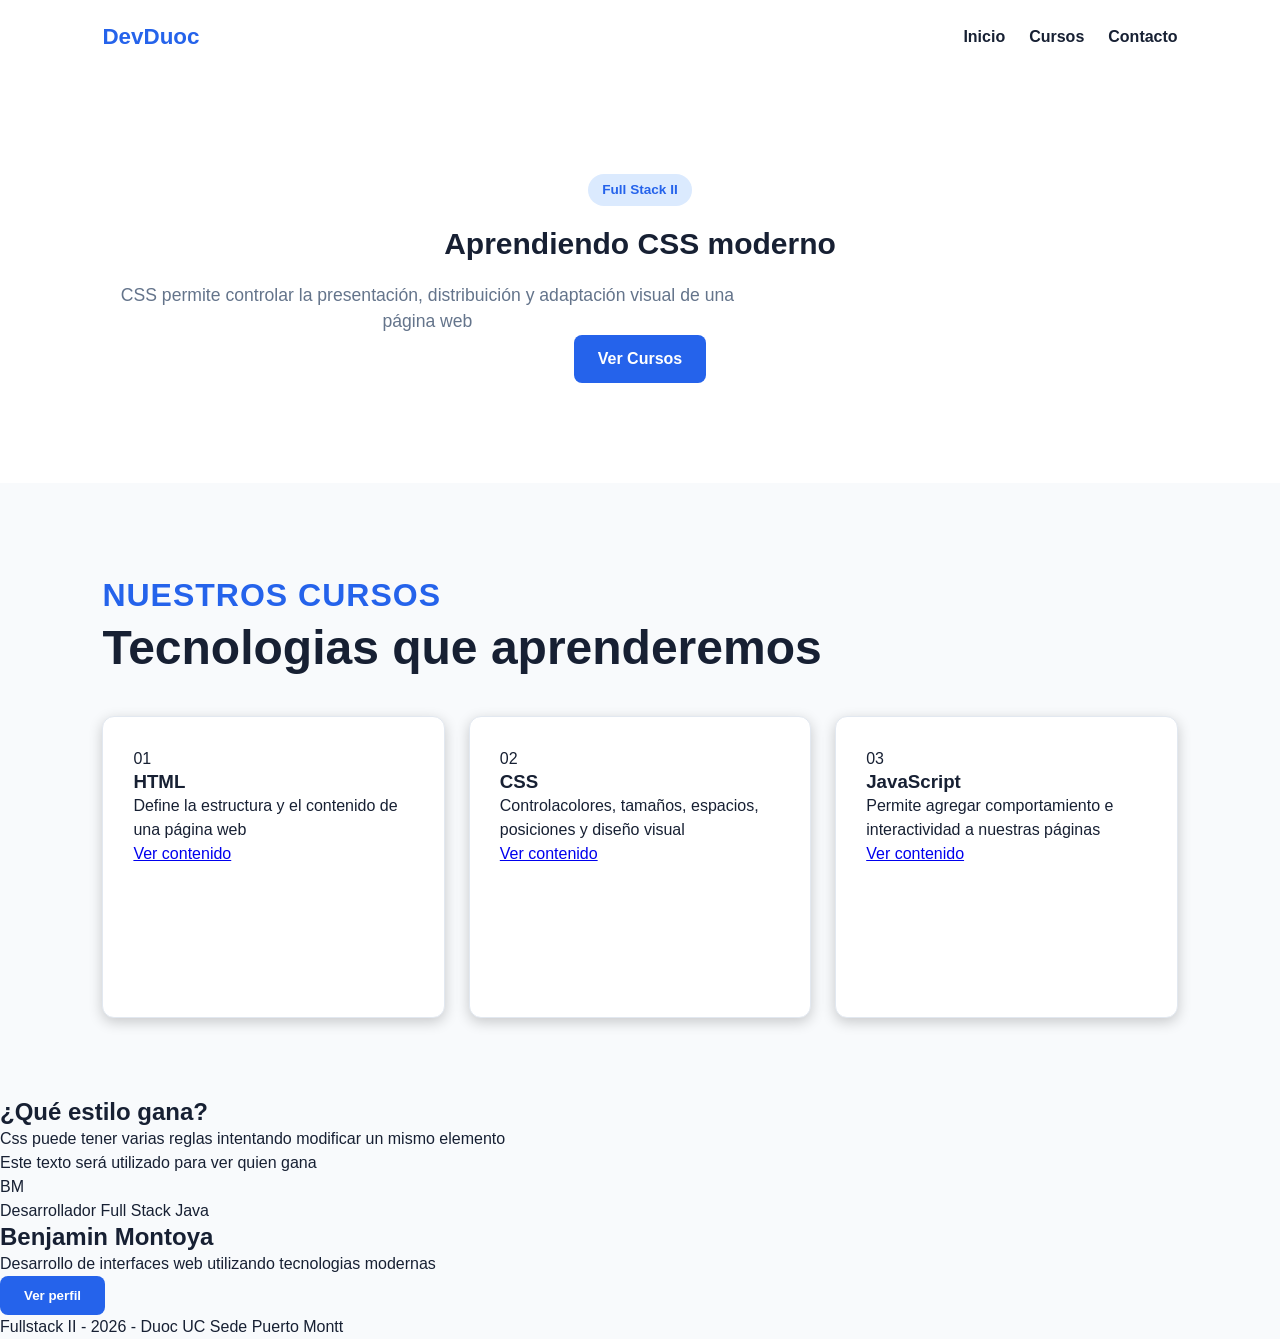
<file: index.html>
<!DOCTYPE html>
<html lang="en">
<head>
    <meta charset="UTF-8">
    <meta name="viewport" content="width=device-width, initial-scale=1.0">
    <title>CSS Moderno</title>
    <link rel="stylesheet" href="css/style.css">
</head>
<body>
    <header class="header">
        <div class="logo">
            DevDuoc
        </div>
        <nav class="nav">
            <a href="#inicio">Inicio</a>
            <a href="#cursos">Cursos</a>
            <a href="#contacto">Contacto</a>
        </nav>

        
    </header>
    <main>
        <section class="hero" id="inicio">
            <span class="etiqueta">Full Stack II</span>
            <h1>Aprendiendo CSS moderno</h1>
            <p>CSS permite controlar la presentación, distribuición y adaptación visual de una página web</p>
            <a href="#cursos" 
            class="boton">Ver Cursos</a>
        </section>

        <section id="cursos" class="cursos">
            <div class="titulo-seccion">
                <p class="subtitulo">Nuestros cursos
                </p>
                <h2>Tecnologias que aprenderemos</h2>
            </div>
            
            <!--Contenedor para FlexBox-->
            <div class="contenedor-cards">
                <article class = "card">
                    <span class="card-numero">01</span>
                    <h3>HTML</h3>
                    <p>Define la estructura y el contenido de una página web</p>
                    <a href="#" class="card-link">Ver contenido</a>
                </article>
                <!--Card 2-->
                <article class = "card destacada">
                    <span class="card-numero">02</span>
                    <h3>CSS</h3>
                    <p>Controlacolores, tamaños, espacios, posiciones y diseño visual</p>
                    <a href="#" class="card-link">Ver contenido</a>
                </article>
                <!--Card 3-->
                <article class = "card">
                    <span class="card-numero">03</span>
                    <h3>JavaScript</h3>
                    <p>Permite agregar comportamiento e interactividad a nuestras páginas</p>
                    <a href="#" class="card-link">Ver contenido</a>
                </article>
            </div>


        </section>

        <section class="demo-especifidad">
            <h2>¿Qué estilo gana?</h2>

            <p>Css puede tener varias reglas intentando modificar un mismo elemento</p>
            <p class="mensaje" class="mensaje importante">
                Este texto será utilizado para ver quien gana
            </p>
            
        </section>

        <section class="perfil">
            <div class="avatar">BM</div>

            <div class="perfil-info">
                <span class="perfil-rol">Desarrollador Full Stack Java</span>
                <h2>Benjamin Montoya</h2>
                <p>Desarrollo de interfaces web utilizando tecnologias modernas</p>

            </div>

            <button class="boton secundario">Ver perfil</button>

        </section>
    </main>

    <footer id="contacto">
        <p>Fullstack II - 2026 - Duoc UC Sede Puerto Montt</p>
    </footer>
    
</body>
</html>
</file>
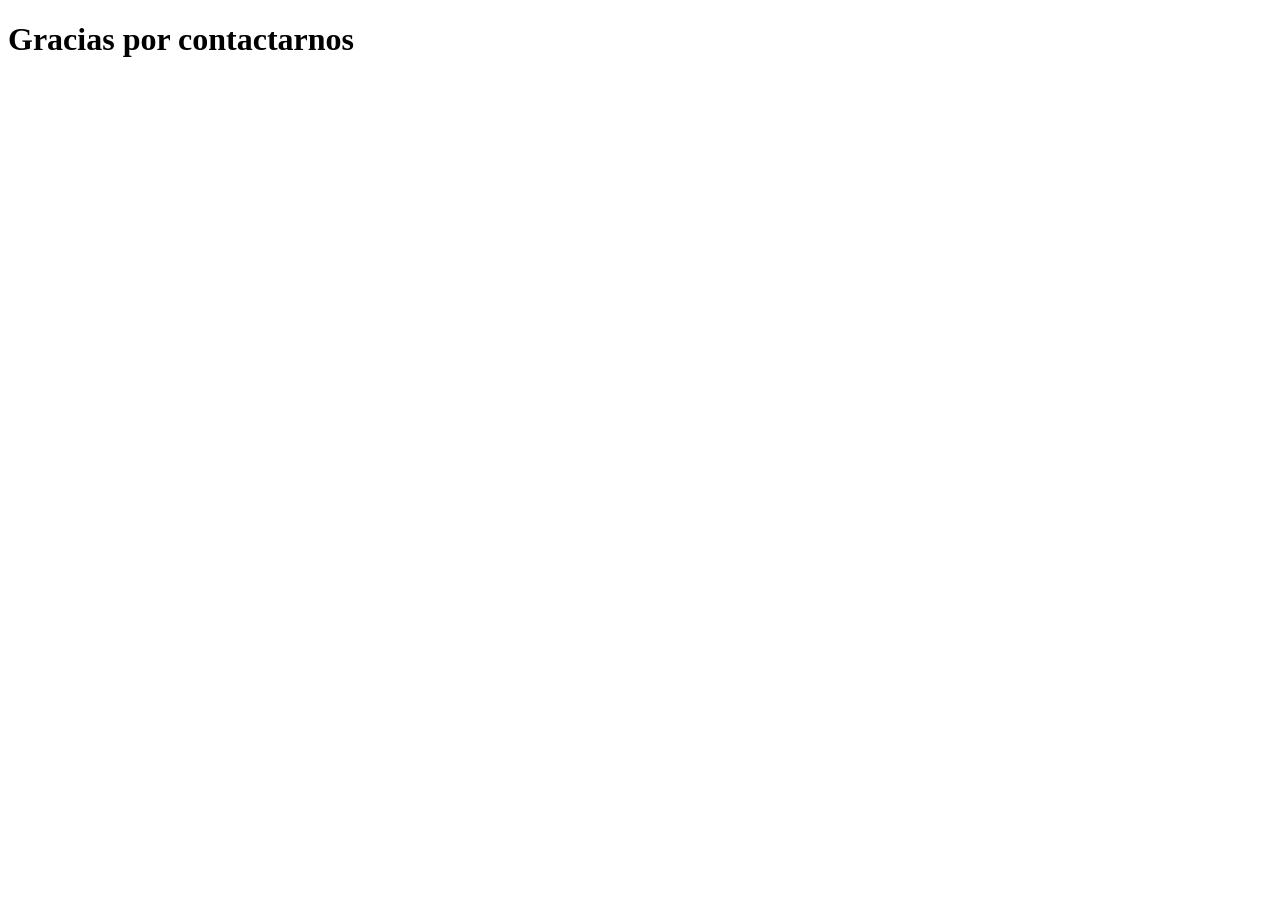
<file: clase 1/agradecimiento.html>
<!DOCTYPE html>
<html lang="en">
<head>
    <meta charset="UTF-8">
    <meta name="viewport" content="width=device-width, initial-scale=1.0">
    <title>Document</title>
</head>
<body>
    <h1>Gracias por contactarnos</h1>
</body>
</html>
</file>
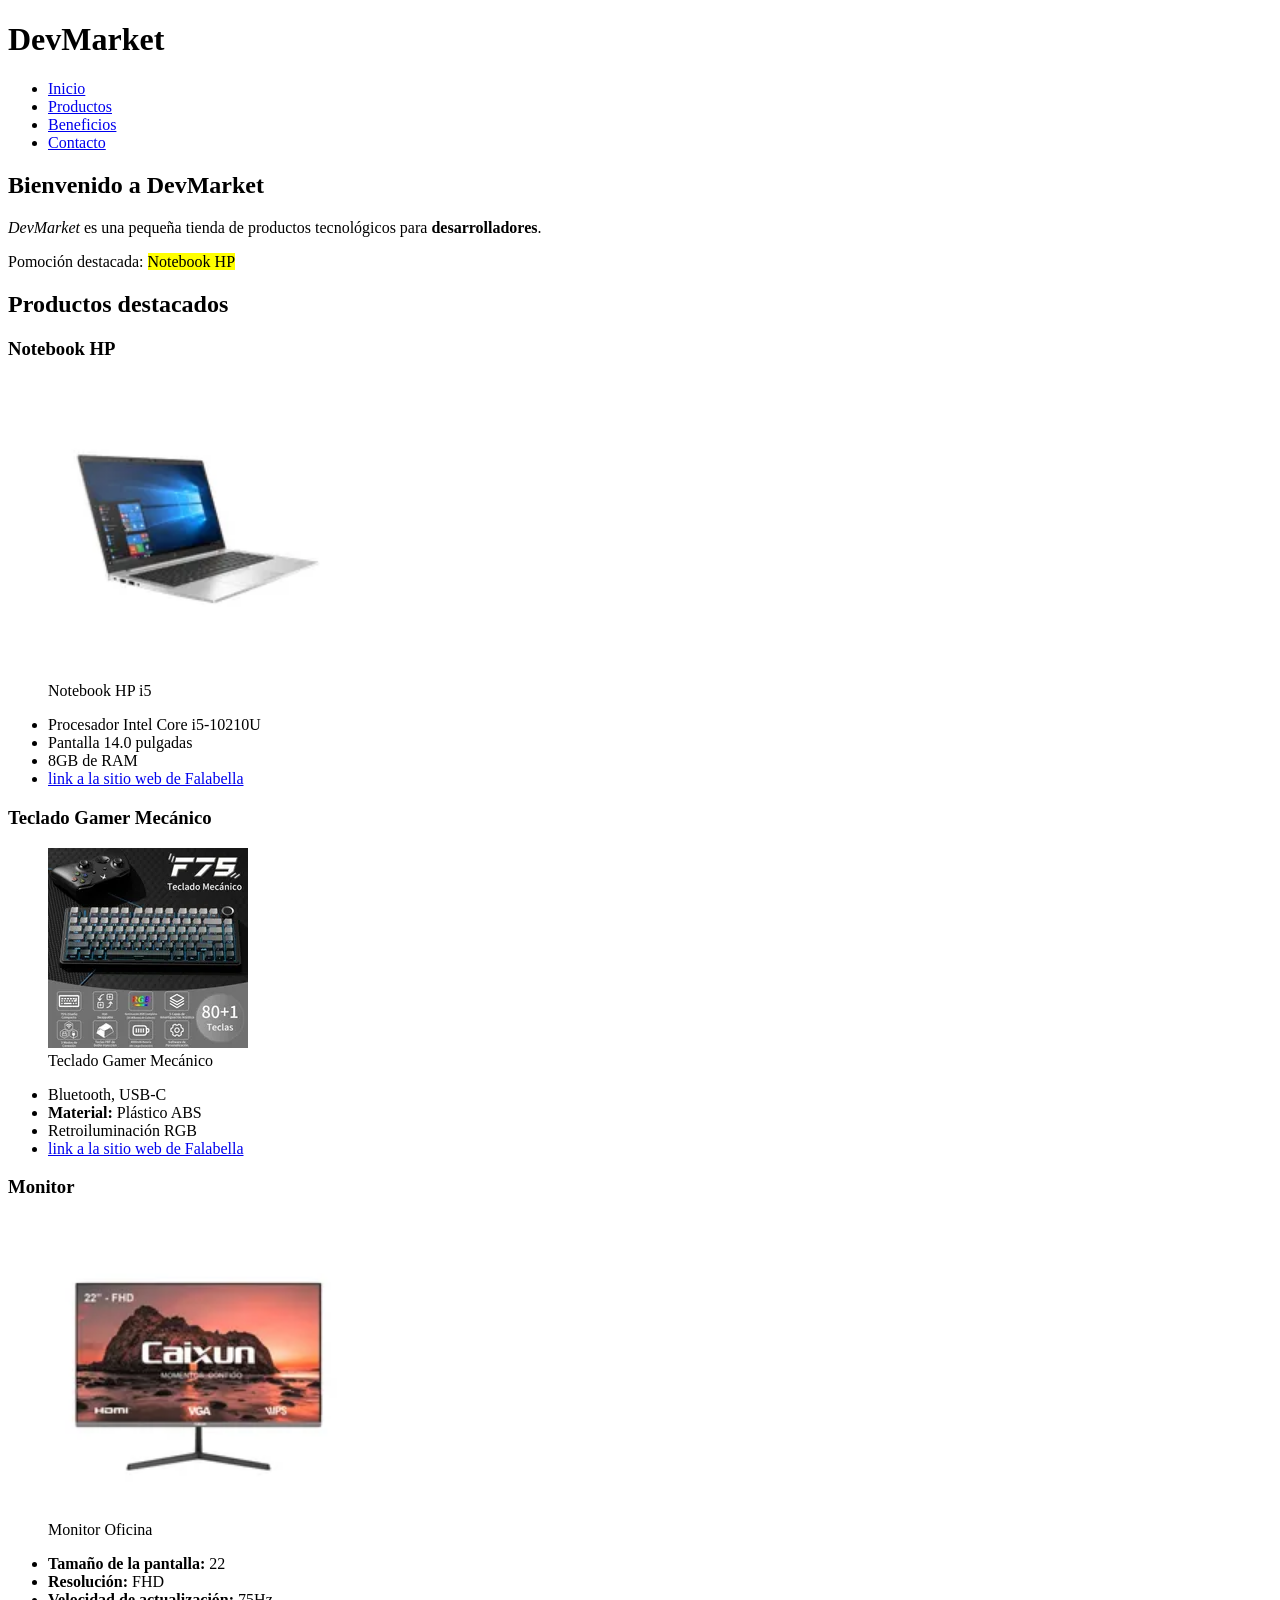
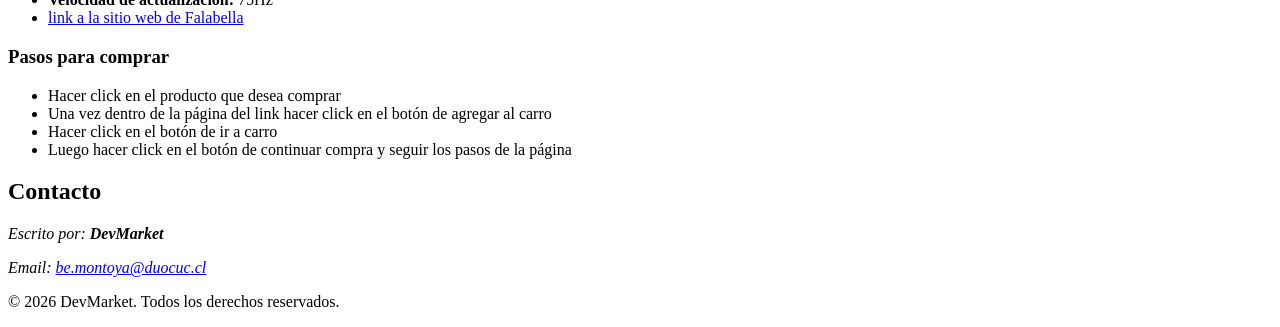
<file: clase 2/Desafio.html>
<!DOCTYPE html>
<html lang="es">
<head>
    <!--Meta: metadatos son datos especificos para los motores de busqueda-->
    <meta charset="UTF-8">
    <!--Configuración básica para resposive design-->
    <!--Configuración de viewport-->
    <meta name="viewport" content="width=device-width, initial-scale=1.0">
    <!--Descripción mediante meta--->
    <meta name="description" content="Tienda de productos tecnológicos">
    <title>DevMarket</title>
</head>
<body>
    <!--Header es el encabezado del sitio--->
    <header>
        <!--h1 para encabezado principal--->
        <h1>DevMarket</h1>
        <!--Nav para crear un menú de navegación-->
        <nav>
            <ul>
                <li><a href="#Inicio">Inicio</a></li>
                <li><a href="#Productos">Productos</a></li>
                <li><a href="#Beneficios">Beneficios</a></li>
                <li><a href="#Contacto">Contacto</a></li>
            </ul>

        </nav>

    </header>

    <!--Main es el cotenido principal de la página-->
    <main>
        <section id="Inicio">
            <h2>Bienvenido a DevMarket</h2>
            <p><em>DevMarket</em> es una pequeña tienda de productos tecnológicos para <strong>desarrolladores</strong>.</p>
            <p>Pomoción destacada: <mark>Notebook HP</mark></p>

        </section>

        <section id="Productos">
            <h2>Productos destacados</h2>
            <article>
                <h3>Notebook HP</h3>
                <figure>
                    <!--Alt fuciona para mostrarse por si la image no se puede cargar--->
                    <img src="img/notebookhp1.webp" 
                    alt="Notebook HP EliteBook 840 G7, Intel Core i5-10210U, 14.0 pulgadas, 8GB/256GB SSD PC" 
                    width="300">
                    <!--Figcaption proporciona una descripció para la imágen--->
                    <figcaption>Notebook HP i5</figcaption>
                </figure>
                <ul>
                    <li>Procesador Intel Core i5-10210U</li>
                    <li>Pantalla 14.0 pulgadas</li>
                    <li>8GB de RAM</li>
                    <li><a href="https://www.falabella.com/falabella-cl/product/155937605/notebook-hp-elitebook-840-g7-intel-core-i5-10210u-14-0-8gb-256gb-ssd-pc/155937606?kid=shopp364fc&gclsrc=aw.ds&gad_source=1&gad_campaignid=20318395121&gbraid=0AAAAADnr5nha7Dkh_yMMU2qg8JuVB0IaC&gclid=CjwKCAjw1vXTBhB-EiwAEKr_k9gMaz-9AgNqHRnB_lu5alAEJOKBOQnTj0nUvira-1uyB4sj1sTyWxoC-LgQAvD_BwE">
                        link a la sitio web de Falabella
                    </a></li>
                </ul>
            </article>

            <article>
                <h3>Teclado Gamer Mecánico</h3>
                <figure>
                    <img src="img/teclado1.webp" 
                    alt="AIZO Teclado Mecánico F75 Gasket 3 Modos RGB Cosechador">
                    <figcaption>Teclado Gamer Mecánico</figcaption>
                </figure>
                <ul>
                    <li>Bluetooth, USB-C</li>
                    <li><strong>Material:</strong> Plástico ABS</li>
                    <li>Retroiluminación RGB</li>
                    <li><a href="https://www.falabella.com/falabella-cl/product/130261562/aizo-teclado-mecanico-f75-gasket-3-modos-rgb-cosechador/130261563?kid=shopp409fc&gclsrc=aw.ds&gad_source=1&gad_campaignid=22441590197&gbraid=0AAAAADnr5niafGMT7maMt-sYP3aZh5mbR&gclid=CjwKCAjw1vXTBhB-EiwAEKr_k2A5PyblEUMzSIzqbzSG4bhPu_pDq6-L98T-bkXY-6jiZkOupLgE2RoCfxIQAvD_BwE">
                        link a la sitio web de Falabella</a></li>
                </ul>
            </article>

            <article>
                <h3>Monitor</h3>
                <figure>
                    <img src="img/monitor1.webp"
                    alt="Monitor Oficina Caixun 22 pulgadas FHD IPS 75 Hz VGA HDMI Negro C22X3F"
                    width="300">
                    <figcaption>Monitor Oficina</figcaption>
                </figure>
                <ul>
                    <li><strong>Tamaño de la pantalla: </strong>22</li>
                    <li><strong>Resolución: </strong>FHD</li>
                    <li><strong>Velocidad de actualización: </strong>75Hz</li>
                    <li><a href="https://www.falabella.com/falabella-cl/product/126039551/Monitor-Oficina-Caixun-22-FHD-IPS-75-Hz-VGA-HDMI-Negro-C22X3F/126039552?rid=recs%21pdp%21cl_f.com%21rec_1%21x%21buy_together%21PDP%21126039552%21x%214%21x">
                        link a la sitio web de Falabella</a></li>
                </ul>
            </article>

        </section>

        <section id="Beneficios">
            <h3>Pasos para comprar</h3>
            <ul>
                <li>Hacer click en el producto que desea comprar</li>
                <li>Una vez dentro de la página del link hacer click en el botón de agregar al carro</li>
                <li>Hacer click en el botón de ir a carro</li>
                <li>Luego hacer click en el botón de continuar compra y seguir los pasos de la página</li>
            </ul>

        </section>


        <!--Footer es el pié de página-->
        <footer id="Contacto">
            <h2>Contacto</h2>
  
        <!-- Mailto para el uso del correo electrónico -->
        <address>
            <p>Escrito por: <strong>DevMarket</strong></p>
            <p>Email: <a href="mailto:be.montoya@duocuc.cl">be.montoya@duocuc.cl</a></p>
        </address>

        <!-- Pie de página general / Copyright -->
            <p>&copy; <time datetime="2026">2026</time> DevMarket. Todos los derechos reservados.</p>
        </footer> 


    </main>
</body>




</html>
</file>
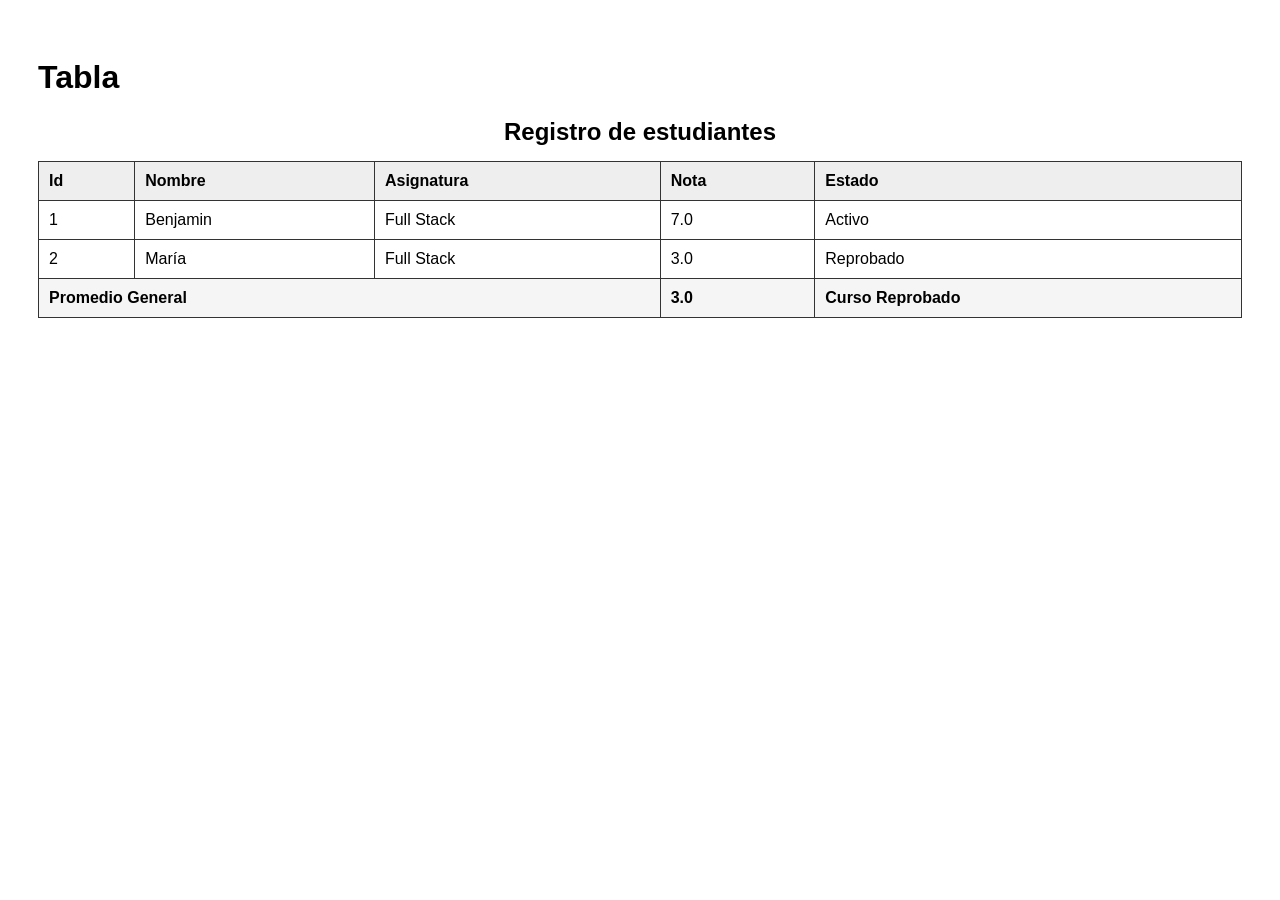
<file: clase 2/tabla.html>
<!DOCTYPE html>
<html lang="en">
<head>
    <meta charset="UTF-8">
    <meta name="viewport" content="width=device-width, initial-scale=1.0">
    <title>Tablas</title>

    <style>
        /*Cuerpo del doc*/
        body{
            font-family: Arial, sans-serif;
            padding: 30px;
        }
        table{
            width: 100%;
            border-collapse: collapse;
        }
        th, td{
            border: 1px solid #333;
            padding: 10px;
            text-align: left;
        }
        th{
            background-color: #eee;
        }
        caption{
            font-size: 24px;
            font-weight: bold;
            margin-bottom: 15px;
        }
        tfoot{
            font-weight: bold;
            background-color: #f5f5f5;
        }
    </style>
</head>
<body>
    <h1>Tabla</h1>

    <table>
        <caption>
            Registro de estudiantes
        </caption>

        <thead>
            <tr>
                <th>Id</th>
                <th>Nombre</th>
                <th>Asignatura</th>
                <th>Nota</th>
                <th>Estado</th>
            </tr>
        </thead>
        <tbody>
            <tr>
                <td>1</td>
                <td>Benjamin</td>
                <td>Full Stack</td>
                <td>7.0</td>
                <td>Activo</td>
            </tr>
            <tr>
                <td>2</td>
                <td>María</td>
                <td>Full Stack</td>
                <td>3.0</td>
                <td>Reprobado</td>
            </tr>
            <!--colspan sirve para que una celda se extienda por varias columnas-->
            <tfoot>
                <tr>
                    <td colspan="3">Promedio General</td>
                    <td>3.0</td>
                    <td>Curso Reprobado</td>
                </tr>
            </tfoot>
        </tbody>
    </table>


    
</body>
</html>
</file>
<file: css/style.css>
/*
Variables
*/
:root{
    --color-principal: #2563eb;
    --color--principal-oscuro: #1d4ed8;

    --color-texto: #172033;
    --color-texto-secundario: #64748b;

    --color-fondo: #f8fafc;
    --color-blanco: #fff;
    --color-borde: #e2e8f0;

    --radio: 12px;
    
}

/*Reset básico
user-agent=navegador
*/

*{margin: 0;
  padding: 0;  
}

body{
    font-family: Arial, Helvetica, sans-serif;
    color: var(--color-texto);
    background-color:var(--color-fondo);
    line-height: 1.5;    
}

/*Selectores de css
elemento -> p
clase -> .card
id-> #mensaje
desendiente -> .nav a
pseudo-clase -> :hover
*/

h1, h2, h3 {
    line-height: 1.2;
}

/*Header Flexbox*/
.header{
    display: flex;
    justify-content: space-between;
    align-items: center;

    padding: 20px 8%;
    background-color: var(--color-blanco);
    border-bottom: var(--color-borde);
}

.logo{
    font-size: 1.4rem;
    font-weight: bold;
    color: var(--color-principal);
}

.nav{
    display:flex;
    gap: 24px;
}

.nav a{
    color: var(--color-texto);
    text-decoration:none;
    font-weight: 600;
    transition: color 0.2s ease;
}

.nav a:hover{
    color: var(--color-principal);
}

.hero{
    padding: 100px 8%;
    text-align: center;
    background-color: var(--color-blanco);

}

.etiqueta{
    display: inline-block;
    padding: 6px 14px;
    margin-bottom: 20px;
    color: var(--color-principal);
    background-color: #dbeafe;
    border-radius: 50px;
    font-size: 0.85rem;
    font-weight: bolder;
}

.hero h1{
    font-size: 30px;
    margin-bottom: 20px;
    
}

.hero p{
    max-width: 650px;
    margin-bottom: 0 auto 30px;
    color: var(--color-texto-secundario);
    font-size: 1.1rem;
}

.boton{
    display: inline-block;
    padding:12px 24px;
    border:none;
    border-radius: 8px;
    background-color: var(--color-principal);
    color: var(--color-blanco);
    text-decoration: none;
    font-weight: bold;
    cursor: pointer;
    transition: background-color 0.2 ease, transform 0.2 ease;
}
.boton:hover{
    background-color: var(--color--principal-oscuro);
    transform: translateY(-2px);
}

.cursos{
    padding: 80px 8%;
}

.titulo-seccion{
    margin-bottom: 40px;
}

.subtitulo{
    color: var(--color-principal);
    font-weight: bold;
    text-transform: uppercase;
    letter-spacing: 1px;}

    .titulo-seccion{
        margin-top: 8px;
        font-size: 2rem;
    
    }

    .contenedor-cards{
        display: flex;
        gap: 24px;
        flex-wrap: wrap;
    }

    .card{
        flex: 1;
        min-height: 240px;
        padding: 30px;
        background-color: var(--color-blanco);
        border: 1px solid var(--color-borde);
        border-radius: var(--radio);
        box-shadow: 0 4px 14px rgb(0 0 0/ 20%);

        transition: transform 0.2 ease, box-shadow 0.2s
        ease ;
    }
    .card:hover{
        transform: translateY(-5px);
        box-shadow: 0 10px 25px rgb(0 0 0 /10%)
    }
</file>
